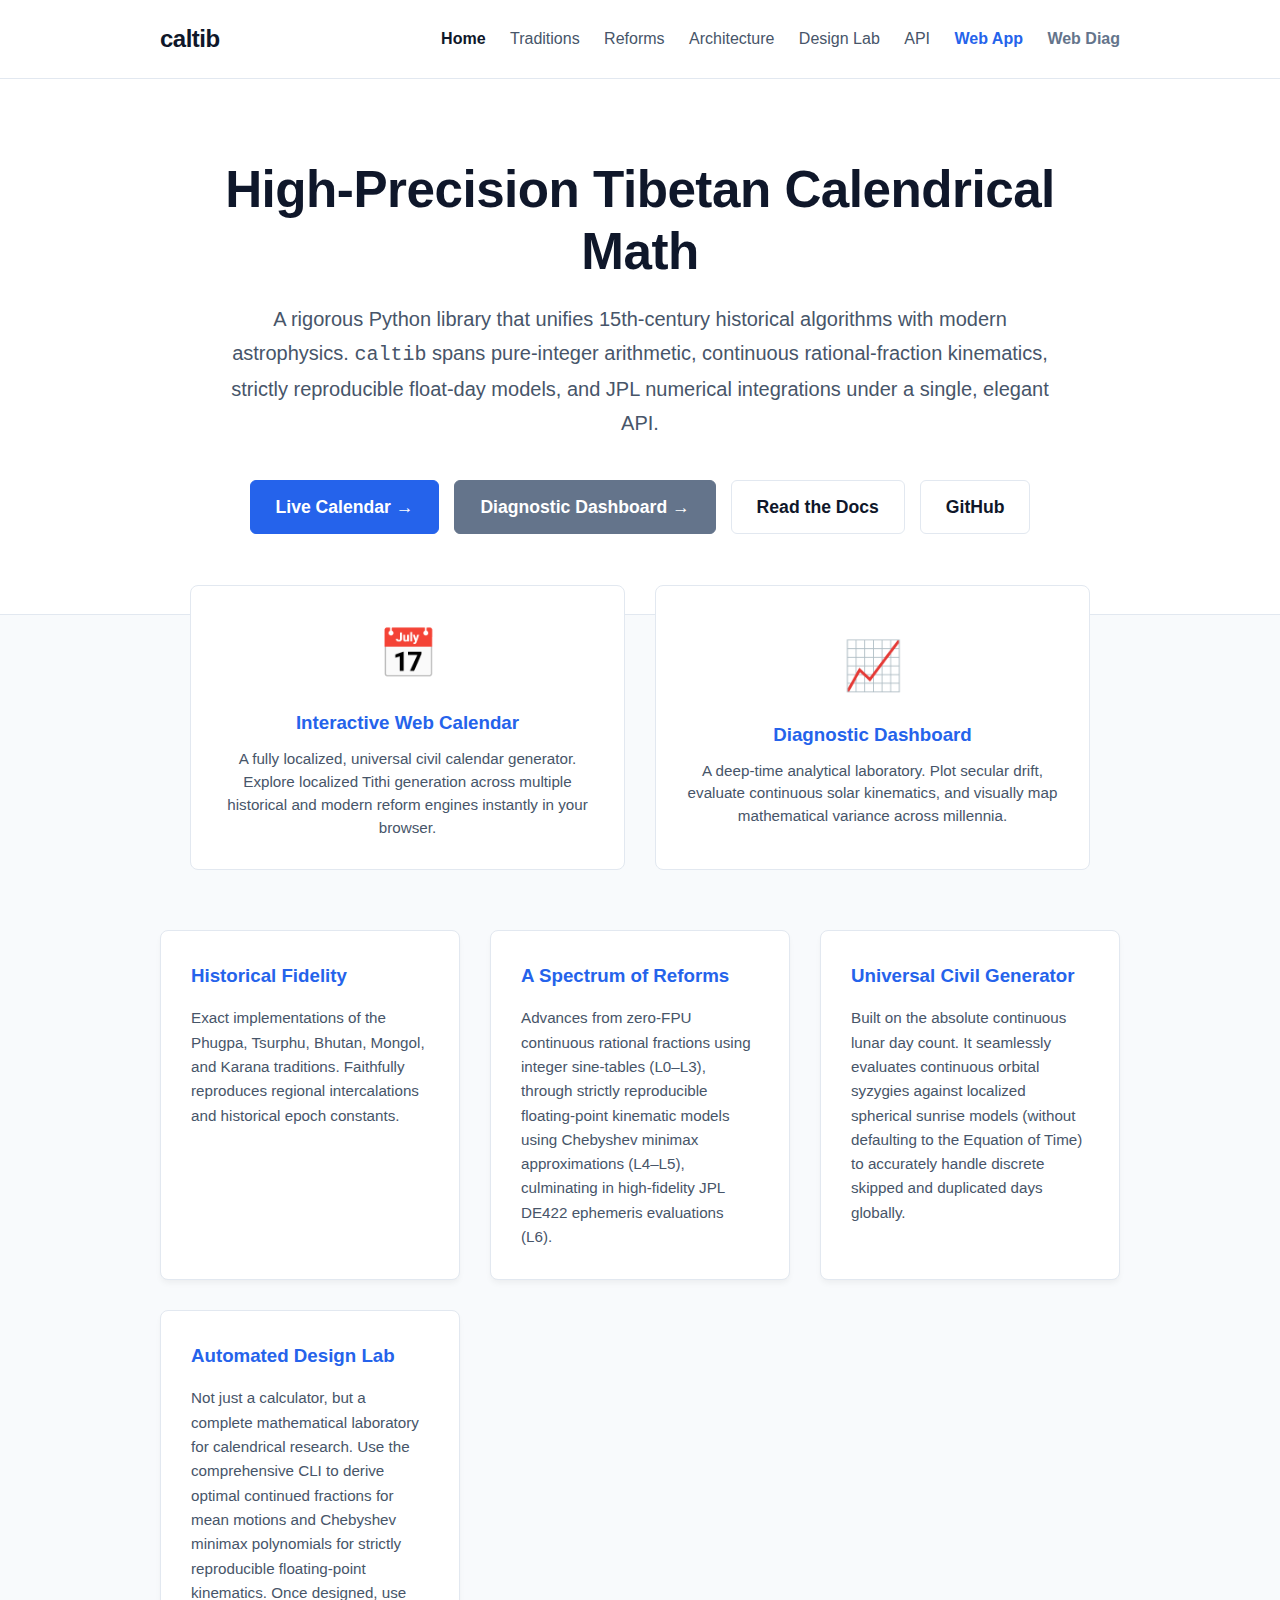
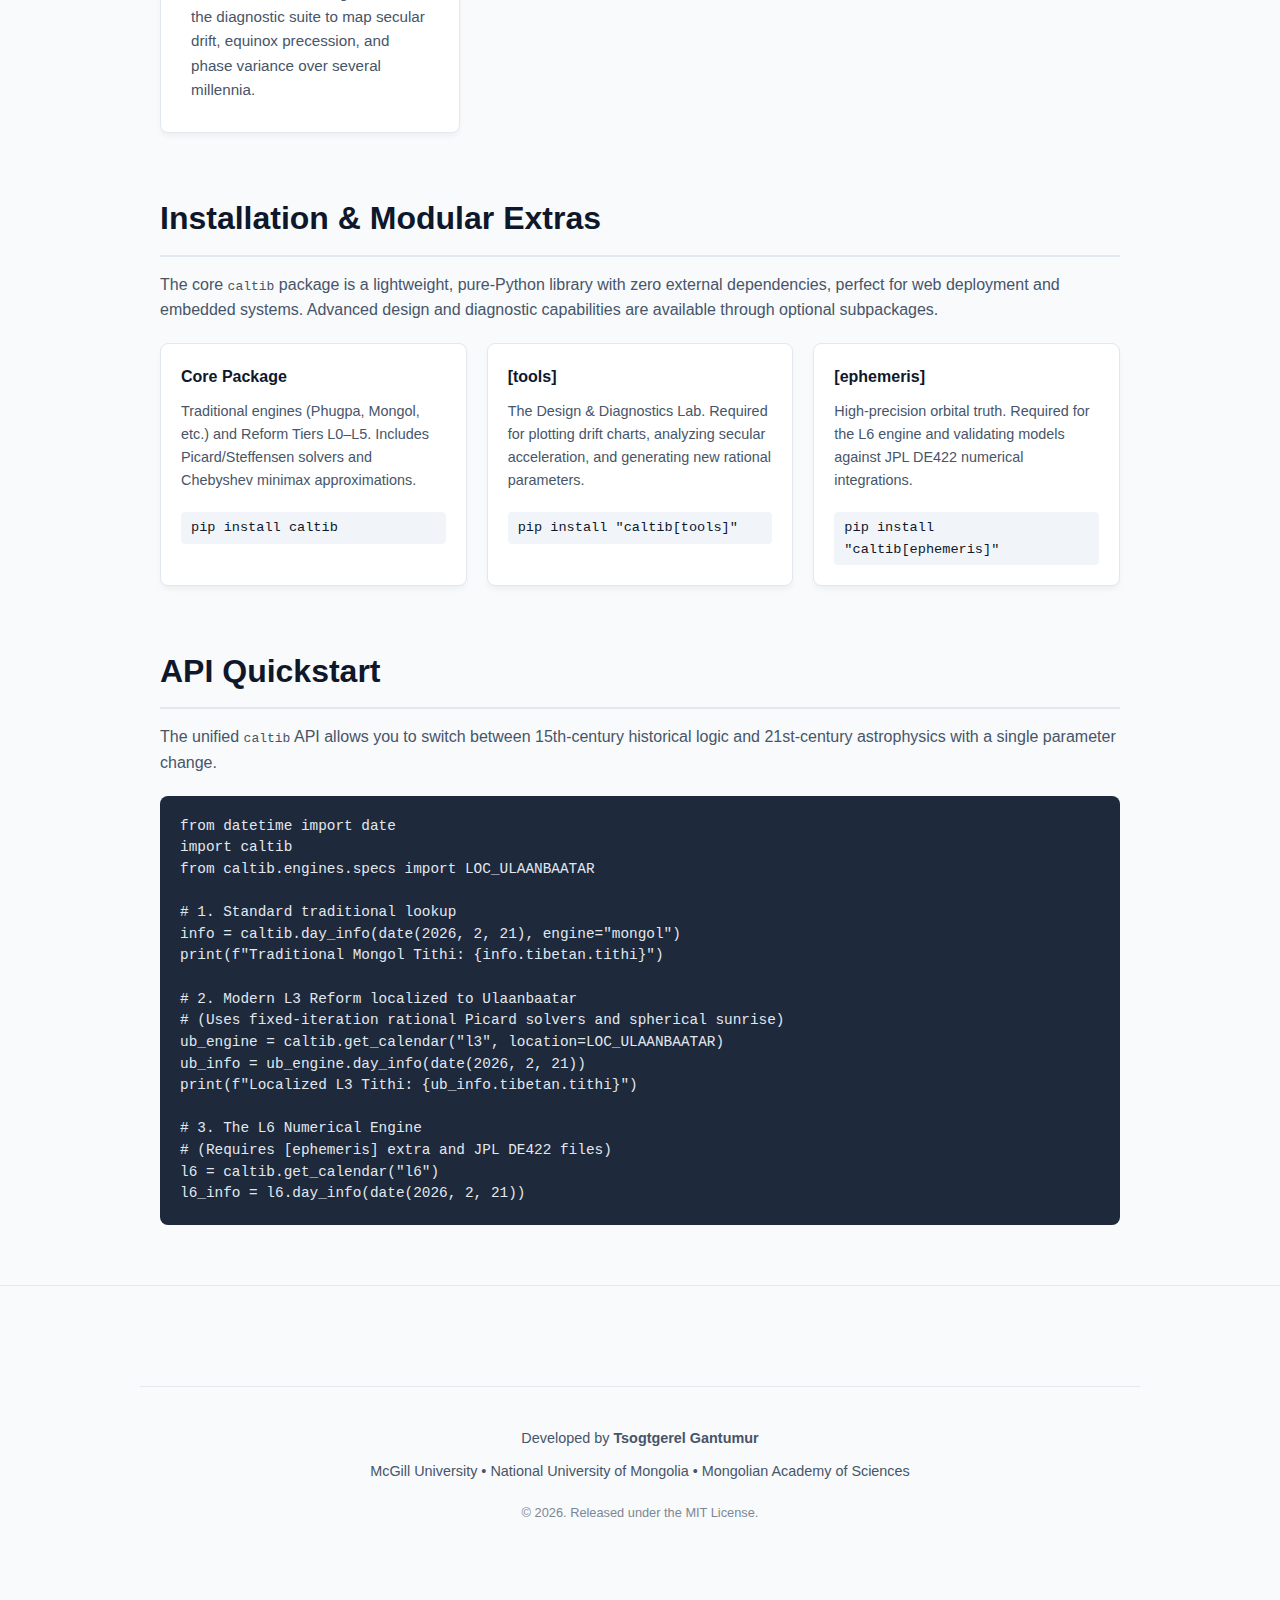
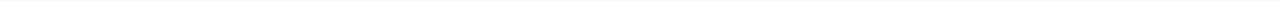
<file: docs/index.html>
<!DOCTYPE html>
<html lang="en">
<head>
    <meta charset="UTF-8">
    <meta name="viewport" content="width=device-width, initial-scale=1.0">
    <title>caltib - High-Precision Tibetan Calendar Library</title>
    <link rel="stylesheet" href="style.css">
    <meta name="description" content="A Python package for precise astronomical computation, historical evaluation, and mathematical reform of the Tibetan lunisolar calendar.">
</head>
<body>
    <header>
        <div class="container nav-bar">
            <div class="logo">caltib</div>
            <nav>
                <a href="index.html" style="font-weight: bold; color: var(--text-main);">Home</a>
                <a href="traditions.html">Traditions</a>
                <a href="reforms.html">Reforms</a>
                <a href="library.html">Architecture</a>
                <a href="tools.html">Design Lab</a>
                <a href="api.html">API</a>
                <a href="app.html" style="color: var(--primary-color); font-weight: bold;">Web App</a>
                <a href="diag.html" style="color: #64748b; font-weight: bold;">Web Diag</a>
            </nav>
        </div>
    </header>

    <main>
        <section class="hero" style="text-align: center; padding: 80px 20px; background-color: white; border-bottom: 1px solid var(--border-color);">
            <div class="container">
                <h1 style="font-size: 3.2rem; margin-bottom: 20px; color: var(--text-main); letter-spacing: -0.5px;">High-Precision Tibetan Calendrical Math</h1>
                <p class="subtitle" style="font-size: 1.25rem; max-width: 850px; margin: 0 auto 40px auto; color: var(--text-muted); line-height: 1.7;">
                    A rigorous Python library that unifies 15th-century historical algorithms with modern astrophysics. <code>caltib</code> spans pure-integer arithmetic, continuous rational-fraction kinematics, strictly reproducible float-day models, and JPL numerical integrations under a single, elegant API.
                </p>
                <div class="cta-group" style="display: flex; justify-content: center; gap: 15px; align-items: center; flex-wrap: wrap;">
                    <a href="app.html" class="btn btn-primary" style="font-size: 1.1rem; padding: 12px 25px;">Live Calendar &rarr;</a>
                    <a href="diag.html" class="btn btn-gray" style="font-size: 1.1rem; padding: 12px 25px;">Diagnostic Dashboard &rarr;</a>
                    <a href="api.html" class="btn btn-outline" style="font-size: 1.1rem; padding: 12px 25px;">Read the Docs</a>
                    <a href="https://github.com/gantemur/caltib" class="btn btn-outline" style="font-size: 1.1rem; padding: 12px 25px;">GitHub</a>
                </div>
            </div>
        </section>

        <section class="container" style="margin-top: -30px; position: relative; z-index: 10;">
            <div class="app-showcase">
                <a href="app.html" class="app-card">
                    <span class="app-icon">📅</span>
                    <h3>Interactive Web Calendar</h3>
                    <p>A fully localized, universal civil calendar generator. Explore localized Tithi generation across multiple historical and modern reform engines instantly in your browser.</p>
                </a>
                
                <a href="diag.html" class="app-card">
                    <span class="app-icon">📈</span>
                    <h3>Diagnostic Dashboard</h3>
                    <p>A deep-time analytical laboratory. Plot secular drift, evaluate continuous solar kinematics, and visually map mathematical variance across millennia.</p>
                </a>
            </div>
        </section>

        <section class="features container">
            <div class="feature-card">
                <h3>Historical Fidelity</h3>
                <p>Exact implementations of the Phugpa, Tsurphu, Bhutan, Mongol, and Karana traditions. Faithfully reproduces regional intercalations and historical epoch constants.</p>
            </div>
            <div class="feature-card">
                <h3>A Spectrum of Reforms</h3>
                <p>Advances from zero-FPU continuous rational fractions using integer sine-tables (L0–L3), through strictly reproducible floating-point kinematic models using Chebyshev minimax approximations (L4–L5), culminating in high-fidelity JPL DE422 ephemeris evaluations (L6).</p>
            </div>
            <div class="feature-card">
                <h3>Universal Civil Generator</h3>
                <p>Built on the absolute continuous lunar day count. It seamlessly evaluates continuous orbital syzygies against localized spherical sunrise models (without defaulting to the Equation of Time) to accurately handle discrete skipped and duplicated days globally.</p>
            </div>
            <div class="feature-card">
                <h3>Automated Design Lab</h3>
                <p>Not just a calculator, but a complete mathematical laboratory for calendrical research. Use the comprehensive CLI to derive optimal continued fractions for mean motions and Chebyshev minimax polynomials for strictly reproducible floating-point kinematics. Once designed, use the diagnostic suite to map secular drift, equinox precession, and phase variance over several millennia.</p>
            </div>
        </section>

        <section id="installation" class="content-section container">
            <h2>Installation & Modular Extras</h2>
            <p>The core <code>caltib</code> package is a lightweight, pure-Python library with zero external dependencies, perfect for web deployment and embedded systems. Advanced design and diagnostic capabilities are available through optional subpackages.</p>
            
            <div class="grid" style="display: grid; grid-template-columns: repeat(auto-fit, minmax(280px, 1fr)); gap: 20px; margin-top: 20px;">
                <div class="feature-card" style="padding: 20px;">
                    <h4 style="color: var(--text-main); margin-bottom: 10px;">Core Package</h4>
                    <p style="font-size: 0.9rem;">Traditional engines (Phugpa, Mongol, etc.) and Reform Tiers L0–L5. Includes Picard/Steffensen solvers and Chebyshev minimax approximations.</p>
                    <code style="display: block; background: #f1f5f9; padding: 5px 10px; border-radius: 4px; margin-top: 10px; font-size: 0.85rem;">pip install caltib</code>
                </div>
                <div class="feature-card" style="padding: 20px;">
                    <h4 style="color: var(--text-main); margin-bottom: 10px;">[tools]</h4>
                    <p style="font-size: 0.9rem;">The Design & Diagnostics Lab. Required for plotting drift charts, analyzing secular acceleration, and generating new rational parameters.</p>
                    <code style="display: block; background: #f1f5f9; padding: 5px 10px; border-radius: 4px; margin-top: 10px; font-size: 0.85rem;">pip install "caltib[tools]"</code>
                </div>
                <div class="feature-card" style="padding: 20px;">
                    <h4 style="color: var(--text-main); margin-bottom: 10px;">[ephemeris]</h4>
                    <p style="font-size: 0.9rem;">High-precision orbital truth. Required for the L6 engine and validating models against JPL DE422 numerical integrations.</p>
                    <code style="display: block; background: #f1f5f9; padding: 5px 10px; border-radius: 4px; margin-top: 10px; font-size: 0.85rem;">pip install "caltib[ephemeris]"</code>
                </div>
            </div>
        </section>

        <section id="quickstart" class="content-section container">
            <h2>API Quickstart</h2>
            <p>The unified <code>caltib</code> API allows you to switch between 15th-century historical logic and 21st-century astrophysics with a single parameter change.</p>
            
            <div class="code-block" style="margin-top: 20px;">
                <pre><code>from datetime import date
import caltib
from caltib.engines.specs import LOC_ULAANBAATAR

# 1. Standard traditional lookup
info = caltib.day_info(date(2026, 2, 21), engine="mongol")
print(f"Traditional Mongol Tithi: {info.tibetan.tithi}")

# 2. Modern L3 Reform localized to Ulaanbaatar
# (Uses fixed-iteration rational Picard solvers and spherical sunrise)
ub_engine = caltib.get_calendar("l3", location=LOC_ULAANBAATAR)
ub_info = ub_engine.day_info(date(2026, 2, 21))
print(f"Localized L3 Tithi: {ub_info.tibetan.tithi}")

# 3. The L6 Numerical Engine
# (Requires [ephemeris] extra and JPL DE422 files)
l6 = caltib.get_calendar("l6")
l6_info = l6.day_info(date(2026, 2, 21))</code></pre>
            </div>
        </section>

    </main>

    <footer>
        <div class="container" style="text-align: center; color: var(--text-muted); padding: 40px 0; border-top: 1px solid var(--border-color); margin-top: 60px;">
            <p style="margin-bottom: 10px;">Developed by <strong>Tsogtgerel Gantumur</strong></p>
            <p style="font-size: 0.9rem;">McGill University • National University of Mongolia • Mongolian Academy of Sciences</p>
            <p style="font-size: 0.8rem; margin-top: 20px; opacity: 0.7;">&copy; 2026. Released under the MIT License.</p>
        </div>
    </footer>
</body>
</html>
</file>
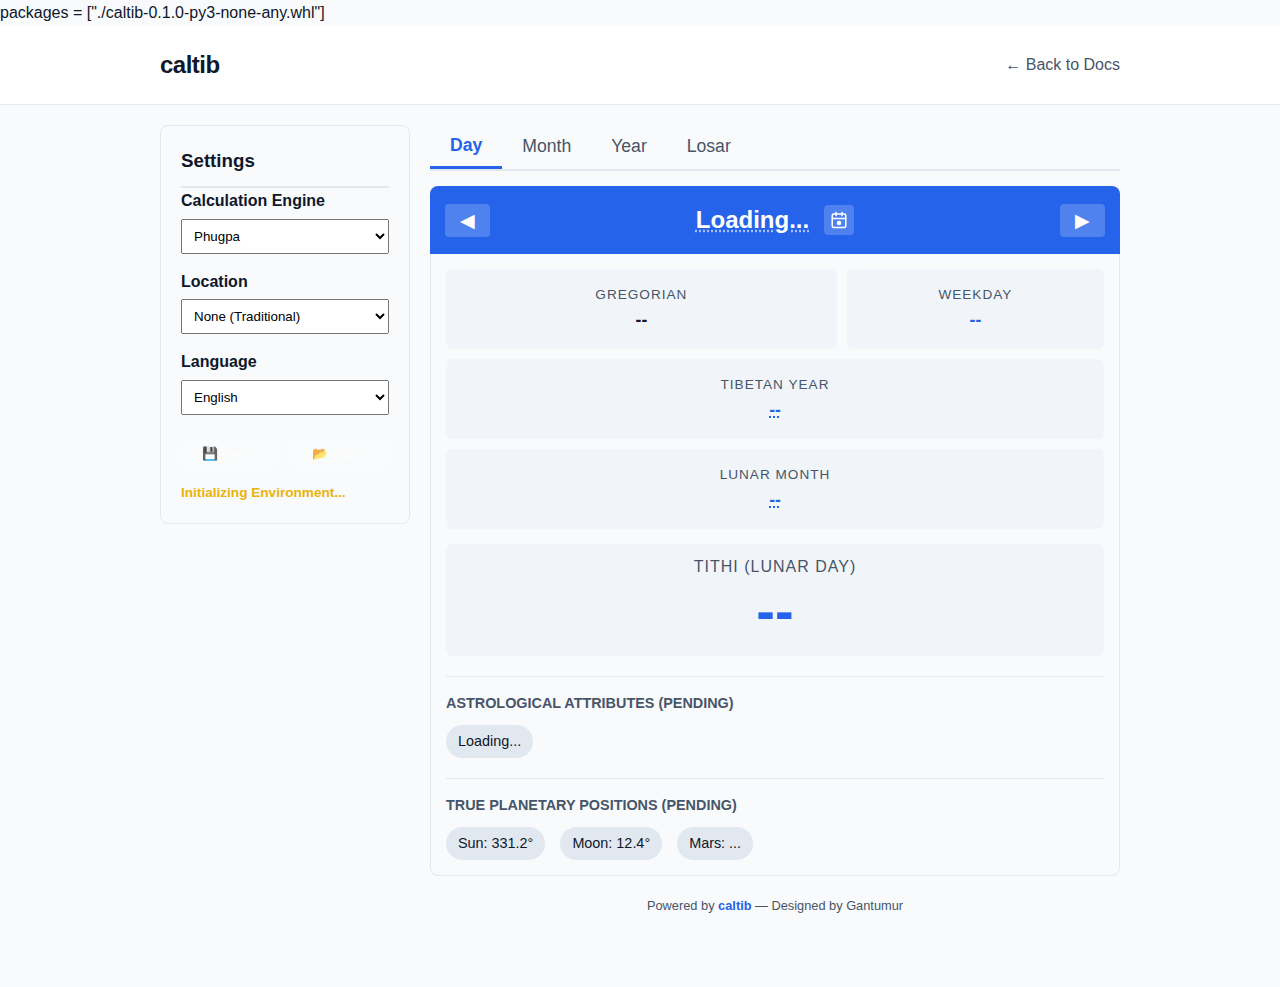
<file: docs/app.html>
<!DOCTYPE html>
<html lang="en">
<head>
    <meta charset="UTF-8">
    <meta name="viewport" content="width=device-width, initial-scale=1.0, maximum-scale=1.0, user-scalable=no, viewport-fit=cover">
    <title>caltib - Interactive Calendar</title>
    <link rel="stylesheet" href="style.css">
    <link rel="stylesheet" href="app.css">
    
    <link rel="stylesheet" href="https://pyscript.net/releases/2023.11.1/core.css" />
    <script type="module" src="https://pyscript.net/releases/2023.11.1/core.js"></script>

    <py-config>
        packages = ["./caltib-0.1.0-py3-none-any.whl"]
    </py-config>

</head>
<body>
    <header>
        <div class="container nav-bar">
            <div class="logo">caltib</div>
            <nav><a href="index.html">&larr; Back to Docs</a></nav>
        </div>
    </header>

    <main class="container app-container" style="padding-bottom: 60px;">
        
        <aside class="controls-panel">
            <h3 style="margin-top: 0; border-bottom: 2px solid var(--border-color); padding-bottom: 10px;">Settings</h3>
            
            <div style="margin-bottom: 15px;">
                <label for="engine-select"><strong>Calculation Engine</strong></label><br>
                <select id="engine-select" style="width: 100%; padding: 8px; margin-top: 5px;">
                    <optgroup label="Traditional">
                        <option value="phugpa">Phugpa</option>
                        <option value="tsurphu">Tsurphu</option>
                        <option value="mongol">Mongol</option>
                        <option value="bhutan">Bhutan</option>
                        <option value="karana">Karana</option>
                    </optgroup>
                    <optgroup label="Reformed">
                        <option value="l0">L0 (Pure Arithmetic)</option>
                        <option value="l1">L1 (Modern Trad)</option>
                        <option value="l2">L2 (Evection/Var)</option>
                        <option value="l3">L3 (Spherical Dawn)</option>
                        <option value="l4">L4 (Float-Day)</option>
                    </optgroup>
                </select>
            </div>

            <div style="margin-bottom: 15px;">
                <label for="loc-select"><strong>Location</strong></label><br>
                <select id="loc-select" style="width: 100%; padding: 8px; margin-top: 5px;">
                    <option value="none">None (Traditional)</option>
                    <option value="lhasa">Lhasa</option>
                    <option value="ulaanbaatar">Ulaanbaatar</option>
                    <option value="thimphu">Thimphu</option>
                    <option value="hohhot">Hohhot</option>
                    <option value="ulan_ude">Ulan-Ude</option>
                    <option value="elista">Elista</option>
                    <option value="beijing">Beijing</option>
                    <option value="montreal">Montreal</option>
                </select>
            </div>

            <div style="margin-bottom: 15px;">
                <label for="lang-select"><strong>Language</strong></label><br>
                <select id="lang-select" style="width: 100%; padding: 8px; margin-top: 5px;">
                    <option value="en">English</option>
                    <option value="bo">Tibetan (བོད་ཡིག)</option>
                    <option value="dz">Dzongkha (རྫོང་ཁ)</option>
                    <option value="hi">Hindi (हिन्दी)</option>
                    <option value="mn">Mongolian (Монгол)</option>
                    <option value="ru">Russian (Русский)</option>
                    <option value="zh">Chinese (简体中文)</option>
                    <option value="ja">Japanese (日本語)</option>
                    <option value="ko">Korean (한국어)</option>
                    <option value="tr">Turkish (Türkçe)</option>
                    <option value="de">German (Deutsch)</option>
                    <option value="fr">French (Français)</option>
                    <option value="nl">Dutch (Nederlands)</option>
                    <option value="es">Spanish (Español)</option>
                    <option value="ar">Arabic (العربية)</option>
                </select>
            </div>


            <div style="margin-top: 25px; display: flex; gap: 10px;">
                <button class="nav-btn" py-click="export_config" style="flex: 1; font-size: 0.8rem; padding: 6px; border-radius: 4px;">💾 Export</button>
                <button class="nav-btn" onclick="document.getElementById('config-upload').click()" style="flex: 1; font-size: 0.8rem; padding: 6px; border-radius: 4px;">📂 Import</button>
                <input type="file" id="config-upload" style="display: none;" accept=".json" py-change="import_config">
            </div>
            
            <div id="sys-status" style="margin-top: 15px; font-size: 0.85rem; color: #eab308; font-weight: bold;">Initializing Environment...</div>
        </aside>

        <section class="view-panel">
            <div class="tabs">
                <button id="btn-tab-day" class="tab-btn active" onclick="switchTab('tab-day')">Day</button>
                <button id="btn-tab-month" class="tab-btn" onclick="switchTab('tab-month')">Month</button>
                <button id="btn-tab-year" class="tab-btn" onclick="switchTab('tab-year')">Year</button>
                <button id="btn-tab-losar" class="tab-btn" onclick="switchTab('tab-losar')">Losar</button>
            </div>

            <div id="tab-day" class="tab-content active">
                <div class="view-header">
                    <button class="nav-btn" py-click="nav_day_prev">&#9664;</button>
                    <div style="display: flex; align-items: center; gap: 15px;">
                        <h2 class="view-title clickable-link" id="day-title" py-click="go_to_month_view">Loading...</h2>
                        <button class="nav-btn" py-click="go_today" title="Go to Today" style="display: flex; align-items: center; justify-content: center; padding: 6px;">
                            <svg xmlns="http://www.w3.org/2000/svg" width="18" height="18" viewBox="0 0 24 24" fill="none" stroke="currentColor" stroke-width="2" stroke-linecap="round" stroke-linejoin="round">
                                <rect x="3" y="4" width="18" height="18" rx="2" ry="2"></rect>
                                <line x1="16" y1="2" x2="16" y2="6"></line>
                                <line x1="8" y1="2" x2="8" y2="6"></line>
                                <line x1="3" y1="10" x2="21" y2="10"></line>
                                <circle cx="12" cy="16" r="2" fill="currentColor"></circle>
                            </svg>
                        </button>
                    </div>
                    <button class="nav-btn" py-click="nav_day_next">&#9654;</button>
                </div>

                <div style="padding: 15px; border: 1px solid var(--border-color); border-top: none; border-radius: 0 0 8px 8px;">
                    
                    <div class="day-card-body" style="padding: 0; display: grid; grid-template-columns: repeat(5, 1fr); gap: 10px; text-align: center;">
        
                        <div class="day-stat-box" style="grid-column: span 3;">
                            <div class="day-stat-lbl" id="lbl-greg-date">Gregorian</div>
                            <div class="day-stat-val" style="color: var(--text-main); font-size: 1.1rem;" id="day-val-greg">--</div>
                        </div>
                        <div class="day-stat-box" style="grid-column: span 2;">
                            <div class="day-stat-lbl" id="lbl-weekday">Weekday</div>
                            <div class="day-stat-val" style="color: var(--primary-color); font-size: 1.1rem;" id="day-val-weekday">--</div>
                        </div>
                    
                        <div class="day-stat-box" style="grid-column: span 5;">
                            <div class="day-stat-lbl" id="lbl-tib-year">Tibetan Year</div>
                            <div class="day-stat-val clickable-link" style="color: var(--primary-color); font-size: 1.1rem;" py-click="go_to_tib_year" id="day-val-year">--</div>
                        </div>

                        <div class="day-stat-box" style="grid-column: span 5;">
                            <div class="day-stat-lbl">Lunar Month</div>
                            <div class="day-stat-val clickable-link" style="color: var(--primary-color); font-size: 1.1rem;" py-click="go_to_tib_month" id="day-val-month">--</div>
                        </div>
                        
                        <div class="day-stat-box" style="grid-column: span 5; margin-top: 5px; padding: 10px 0;">
                            <div class="day-stat-lbl" id="lbl-tithi-title" style="font-size: 1rem; color: var(--text-muted);">Tithi (Lunar Day)</div>
                            <div class="day-stat-val" id="day-val-tithi" style="font-size: 3.5rem; color: var(--primary-color); line-height: 1.1;">--</div>
                            <div id="day-val-tithi-meta" style="color: #ef4444; font-weight: bold; font-size: 0.9rem; margin-top: 5px;"></div>
                        </div>
                        
                        <div class="ext-section" style="grid-column: span 5; text-align: left;">
                            <div class="ext-title" id="lbl-ext-attr">Astrological Attributes (Pending)</div>
                            <div class="ext-grid" id="day-attr-grid">
                                <span class="ext-badge">Loading...</span>
                            </div>
                        </div>
                    
                        <div class="ext-section" style="grid-column: span 5; text-align: left;">
                            <div class="ext-title" id="lbl-ext-planets">True Planetary Positions (Pending)</div>
                            <div class="ext-grid" id="planets-grid">
                                <span class="ext-badge">Sun: 331.2°</span>
                                <span class="ext-badge">Moon: 12.4°</span>
                                <span class="ext-badge">Mars: ...</span>
                            </div>
                        </div>
                    </div>                
                </div>
            </div>

            <div id="tab-month" class="tab-content">
                <div class="view-header">
                    <button class="nav-btn" py-click="nav_month_prev">&#9664;</button>
                    <div style="display: flex; align-items: center; gap: 15px;">
                        <h2 class="view-title clickable-link" id="month-title" py-click="go_to_year_view">Loading...</h2>
                        <button class="nav-btn" py-click="go_today" title="Go to Today" style="display: flex; align-items: center; justify-content: center; padding: 6px;">
                            <svg xmlns="http://www.w3.org/2000/svg" width="18" height="18" viewBox="0 0 24 24" fill="none" stroke="currentColor" stroke-width="2" stroke-linecap="round" stroke-linejoin="round"><rect x="3" y="4" width="18" height="18" rx="2" ry="2"></rect><line x1="16" y1="2" x2="16" y2="6"></line><line x1="8" y1="2" x2="8" y2="6"></line><line x1="3" y1="10" x2="21" y2="10"></line><circle cx="12" cy="16" r="2" fill="currentColor"></circle></svg>
                        </button>
                    </div>
                    <button class="nav-btn" py-click="nav_month_next">&#9654;</button>
                </div>
                
                <div style="padding: 15px; border: 1px solid var(--border-color); border-top: none; border-radius: 0 0 8px 8px;">
                    <div class="toggle-group">
                        <button class="toggle-btn active" id="tog-m-greg" onclick="window.toggle_month_mode('gregorian')">Gregorian Grid</button>
                        <button class="toggle-btn" id="tog-m-tib" onclick="window.toggle_month_mode('tibetan')">Tibetan Grid</button>
                    </div>
                    
                    <div class="grid-attributes" id="month-attributes" style="display: none;"></div>
                    
                    <div id="month-grid-container"></div>
                </div>
            </div>

            <div id="tab-year" class="tab-content">
                <div class="view-header">
                    <button class="nav-btn" py-click="nav_year_prev">&#9664;</button>
                    <div style="display: flex; align-items: center; gap: 15px;">
                        <div style="font-size: 1.5rem; font-weight: bold; color: white; display: flex; align-items: center; gap: 10px;">
                            <span id="label-year-spinner">Year:</span>
                            <input type="number" id="year-spinner" style="width: 80px; text-align: center; border-radius: 4px; border: none; padding: 5px;" py-change="sync_year_spinner">
                        </div>
                        <button class="nav-btn" py-click="go_today" title="Go to Today" style="display: flex; align-items: center; justify-content: center; padding: 6px;">
                            <svg xmlns="http://www.w3.org/2000/svg" width="18" height="18" viewBox="0 0 24 24" fill="none" stroke="currentColor" stroke-width="2" stroke-linecap="round" stroke-linejoin="round"><rect x="3" y="4" width="18" height="18" rx="2" ry="2"></rect><line x1="16" y1="2" x2="16" y2="6"></line><line x1="8" y1="2" x2="8" y2="6"></line><line x1="3" y1="10" x2="21" y2="10"></line><circle cx="12" cy="16" r="2" fill="currentColor"></circle></svg>
                        </button>
                    </div>
                    <button class="nav-btn" py-click="nav_year_next">&#9654;</button>
                </div>

                <div style="padding: 15px; border: 1px solid var(--border-color); border-top: none; border-radius: 0 0 8px 8px;">
                    <div class="toggle-group">
                        <button class="toggle-btn active" id="tog-y-greg" onclick="window.toggle_year_mode('gregorian')">Gregorian Year</button>
                        <button class="toggle-btn" id="tog-y-tib" onclick="window.toggle_year_mode('tibetan')">Tibetan Year</button>
                    </div>
                    
                    <div class="grid-attributes" id="year-attributes" style="display: none;"></div>

                    <div class="year-grid" id="year-grid-container"></div>
                </div>
            </div>

            <div id="tab-losar" class="tab-content">
                <div class="view-header">
                    <h2 class="view-title" id="losar-title">Losar / Tsagaan Sar Finder</h2>
                </div>
                <div style="padding: 20px; border: 1px solid var(--border-color); border-top: none; border-radius: 0 0 8px 8px;">
                    <div style="display: flex; gap: 10px; align-items: center; margin-bottom: 20px;">
                        <label>From </label>
                        <input type="number" id="losar-start" style="padding: 5px; width: 80px;" py-change="generate_losar_list">
                        <label>To </label>
                        <input type="number" id="losar-end" style="padding: 5px; width: 80px;" py-change="generate_losar_list">
                    </div>
                    <div id="losar-output"></div>
                </div>
            </div>
            
            <div style="text-align: center; padding: 20px 0 10px 0; margin-top: auto; font-size: 0.8rem; color: var(--text-muted);">
                Powered by <strong><a href="https://gantemur.github.io/caltib/" target="_blank" style="color: var(--primary-color); text-decoration: none; font-weight: bold;">caltib</a></strong> &mdash; Designed by Gantumur
            </div>

        </section> 
    </main>

    <script>
        function switchTab(tabId) {
            document.querySelectorAll('.tab-content').forEach(el => el.classList.remove('active'));
            document.querySelectorAll('.tab-btn').forEach(el => el.classList.remove('active'));
            document.getElementById(tabId).classList.add('active');
            event.target.classList.add('active');
        }
    </script>

    <script type="py" src="./app_logic.py"></script>

</body>
</html>
</file>
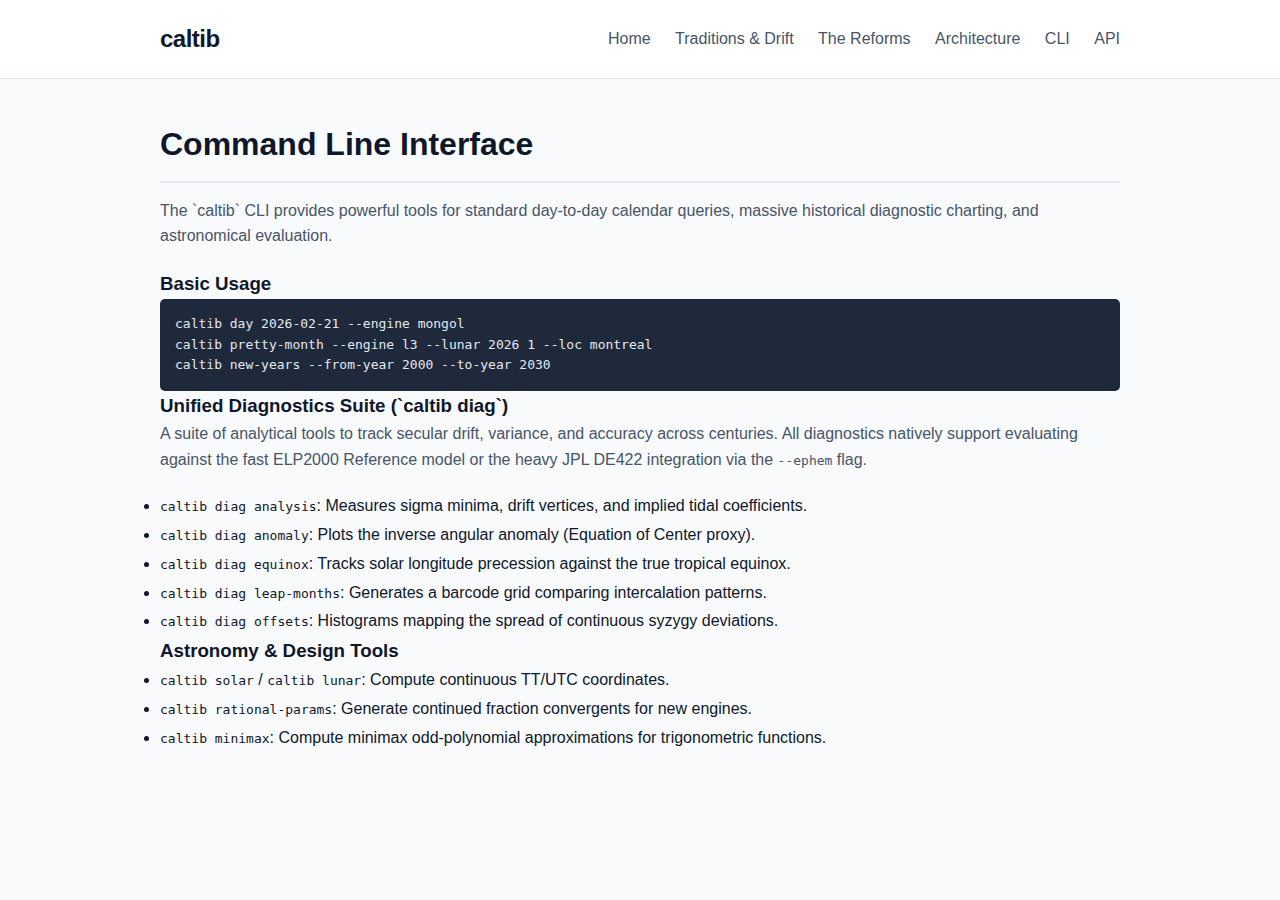
<file: docs/cli.html>
<!DOCTYPE html>
<html lang="en">
<head>
    <meta charset="UTF-8">
    <meta name="viewport" content="width=device-width, initial-scale=1.0">
    <title>CLI Reference - caltib</title>
    <link rel="stylesheet" href="style.css">
</head>
<body>
    <header>
        <div class="container nav-bar">
            <div class="logo">caltib</div>
            <nav>
                <a href="index.html">Home</a>
                <a href="traditions.html">Traditions & Drift</a>
                <a href="reforms.html">The Reforms</a>
                <a href="library.html">Architecture</a>
                <a href="cli.html">CLI</a>
                <a href="api.html">API</a>
            </nav>
        </div>
    </header>

    <main class="container content-section" style="margin-top: 40px;">
        <h2>Command Line Interface</h2>
        <p>The `caltib` CLI provides powerful tools for standard day-to-day calendar queries, massive historical diagnostic charting, and astronomical evaluation.</p>

        <h3>Basic Usage</h3>
        <pre style="background: #1e293b; color: #e2e8f0; padding: 15px; border-radius: 5px;"><code>caltib day 2026-02-21 --engine mongol
caltib pretty-month --engine l3 --lunar 2026 1 --loc montreal
caltib new-years --from-year 2000 --to-year 2030</code></pre>

        <h3>Unified Diagnostics Suite (`caltib diag`)</h3>
        <p>A suite of analytical tools to track secular drift, variance, and accuracy across centuries. All diagnostics natively support evaluating against the fast ELP2000 Reference model or the heavy JPL DE422 integration via the <code>--ephem</code> flag.</p>
        <ul style="line-height: 1.8;">
            <li><code>caltib diag analysis</code>: Measures sigma minima, drift vertices, and implied tidal coefficients.</li>
            <li><code>caltib diag anomaly</code>: Plots the inverse angular anomaly (Equation of Center proxy).</li>
            <li><code>caltib diag equinox</code>: Tracks solar longitude precession against the true tropical equinox.</li>
            <li><code>caltib diag leap-months</code>: Generates a barcode grid comparing intercalation patterns.</li>
            <li><code>caltib diag offsets</code>: Histograms mapping the spread of continuous syzygy deviations.</li>
        </ul>

        <h3>Astronomy & Design Tools</h3>
        <ul style="line-height: 1.8;">
            <li><code>caltib solar</code> / <code>caltib lunar</code>: Compute continuous TT/UTC coordinates.</li>
            <li><code>caltib rational-params</code>: Generate continued fraction convergents for new engines.</li>
            <li><code>caltib minimax</code>: Compute minimax odd-polynomial approximations for trigonometric functions.</li>
        </ul>
    </main>
</body>
</html>
</file>
<file: docs/style.css>
:root {
    --bg-color: #f8fafc;
    --text-main: #0f172a;
    --text-muted: #475569;
    --primary-color: #2563eb;
    --primary-hover: #1d4ed8;
    --code-bg: #1e293b;
    --code-text: #e2e8f0;
    --border-color: #e2e8f0;
}

* {
    box-sizing: border-box;
    margin: 0;
    padding: 0;
}

body {
    font-family: -apple-system, BlinkMacSystemFont, "Segoe UI", Roboto, Helvetica, Arial, sans-serif;
    background-color: var(--bg-color);
    color: var(--text-main);
    line-height: 1.6;
}

.container {
    max-width: 1000px;
    margin: 0 auto;
    padding: 0 20px;
}

/* Navigation */
header {
    background: white;
    border-bottom: 1px solid var(--border-color);
    padding: 20px 0;
}

.nav-bar {
    display: flex;
    justify-content: space-between;
    align-items: center;
}

.logo {
    font-size: 1.5rem;
    font-weight: 700;
    letter-spacing: -0.5px;
}

nav a {
    color: var(--text-muted);
    text-decoration: none;
    margin-left: 20px;
    font-weight: 500;
    transition: color 0.2s;
}

nav a:hover {
    color: var(--primary-color);
}

/* Hero Section */
.hero {
    text-align: center;
    padding: 80px 0 60px;
}

.hero h1 {
    font-size: 3rem;
    font-weight: 800;
    line-height: 1.2;
    margin-bottom: 20px;
    letter-spacing: -1px;
}

.hero .subtitle {
    font-size: 1.25rem;
    color: var(--text-muted);
    max-width: 700px;
    margin: 0 auto 40px;
}

/* Buttons */
.cta-group {
    display: flex;
    justify-content: center;
    gap: 15px;
}

.btn {
    display: inline-block;
    padding: 12px 24px;
    border-radius: 6px;
    font-weight: 600;
    text-decoration: none;
    transition: all 0.2s;
}

.btn-primary {
    background-color: var(--primary-color);
    color: white;
    border: 1px solid var(--primary-color);
}

.btn-primary:hover {
    background-color: var(--primary-hover);
}

.btn-outline {
    background-color: transparent;
    color: var(--text-main);
    border: 1px solid var(--border-color);
}

.btn-outline:hover {
    background-color: white;
    border-color: var(--text-muted);
}

/* Features Grid */
.features {
    display: grid;
    grid-template-columns: repeat(auto-fit, minmax(300px, 1fr));
    gap: 30px;
    margin-bottom: 60px;
}

.feature-card {
    background: white;
    padding: 30px;
    border-radius: 8px;
    border: 1px solid var(--border-color);
    box-shadow: 0 4px 6px -1px rgba(0, 0, 0, 0.05);
}

.feature-card h3 {
    margin-bottom: 15px;
    color: var(--primary-color);
}

.feature-card p {
    color: var(--text-muted);
    font-size: 0.95rem;
}

/* Content Sections */
.content-section {
    margin-bottom: 60px;
}

.content-section h2 {
    font-size: 2rem;
    margin-bottom: 15px;
    border-bottom: 2px solid var(--border-color);
    padding-bottom: 10px;
}

.content-section p {
    margin-bottom: 20px;
    color: var(--text-muted);
}

/* Code Blocks */
.code-block {
    background: var(--code-bg);
    color: var(--code-text);
    padding: 20px;
    border-radius: 8px;
    overflow-x: auto;
    font-family: ui-monospace, SFMono-Regular, Menlo, Monaco, Consolas, monospace;
    font-size: 0.9rem;
    line-height: 1.5;
}

/* Footer */
footer {
    text-align: center;
    padding: 40px 0;
    color: var(--text-muted);
    font-size: 0.9rem;
    border-top: 1px solid var(--border-color);
}

.app-showcase {
    display: grid;
    grid-template-columns: repeat(auto-fit, minmax(320px, 1fr));
    gap: 30px;
    margin: 0px auto 60px auto;
    max-width: 900px;
}
.app-card {
    background: white;
    border: 1px solid var(--border-color);
    border-radius: 8px;
    padding: 30px;
    text-align: center;
    transition: transform 0.2s ease, box-shadow 0.2s ease;
    text-decoration: none;
    color: inherit;
    display: flex;
    flex-direction: column;
    justify-content: center;
}
.app-card:hover {
    transform: translateY(-5px);
    box-shadow: 0 10px 25px rgba(0,0,0,0.08);
    border-color: var(--primary-color);
}
.app-icon {
    font-size: 3rem;
    margin-bottom: 15px;
    display: block;
}
.app-card h3 {
    color: var(--primary-color);
    margin-bottom: 10px;
}
.app-card p {
    color: var(--text-muted);
    font-size: 0.95rem;
    line-height: 1.5;
    margin: 0;
}

.btn-gray {
    background-color: #64748b; /* Lighter slate gray */
    color: white;
    border: 1px solid #64748b; /* Overrides the blue border! */
}
.btn-gray:hover {
    background-color: #475569; /* Slightly darker gray on hover */
    border-color: #475569;
}
</file>
<file: docs/app.css>
/* Layout */
.app-container { display: flex; flex-wrap: wrap; gap: 20px; margin-top: 20px; }
.controls-panel { width: 250px; background: #f8fafc; padding: 20px; border-radius: 8px; border: 1px solid var(--border-color); height: fit-content; }
.view-panel { flex: 1; min-width: 300px; }

/* 1. Global Horizontal Lock */
html, body {
    overflow-x: hidden;
    width: 100%;
    position: relative;
}

/* 2. Mobile-Only Bounce Lock */
/* (hover: none) and (pointer: coarse) perfectly targets touchscreens! */
@media (hover: none) and (pointer: coarse) {
    body {
        /* Stops the pull-to-refresh and rubber-band bounce effects */
        overscroll-behavior-y: none; 
        overscroll-behavior-x: none; 
    }
    
    /* Make sure the main content area can still scroll vertically if it's long */
    .main-content {
        overflow-y: auto;
        -webkit-overflow-scrolling: touch; /* Smooth momentum scrolling on iOS */
        height: 100vh;
    }
}

/* Navigation & Tabs */
.tabs { display: flex; border-bottom: 2px solid var(--border-color); margin-bottom: 15px; }
.tab-btn { padding: 10px 20px; cursor: pointer; border: none; background: none; font-size: 1.1rem; color: var(--text-muted); }
.tab-btn.active { color: var(--primary-color); border-bottom: 3px solid var(--primary-color); font-weight: bold; }
.tab-content { display: none; }
.tab-content.active { display: block; }

/* Header Nav Controls */
.view-header { display: flex; justify-content: space-between; align-items: center; background: var(--primary-color); color: white; padding: 15px; border-radius: 8px 8px 0 0; }
/* Ensure clickable links inside the header remain white */
.view-header .clickable-link {
    color: white;
    text-decoration-color: rgba(255, 255, 255, 0.6);
}
.view-header .clickable-link:hover {
    color: #f1f5f9;
}
.nav-btn { background: rgba(255,255,255,0.2); border: none; color: white; font-size: 1.2rem; cursor: pointer; padding: 5px 15px; border-radius: 4px; transition: 0.2s; }
.nav-btn:hover { background: rgba(255,255,255,0.4); }
.view-title { font-size: 1.5rem; font-weight: bold; margin: 0; color: white; }

/* Interactive Links */
.clickable-link { cursor: pointer; text-decoration: underline; text-decoration-style: dotted; }
.clickable-link:hover { opacity: 0.8; }

/* Toggles */
.toggle-group { display: flex; gap: 10px; margin: 15px 0; }
.toggle-btn { padding: 5px 15px; border: 1px solid var(--primary-color); background: white; color: var(--primary-color); cursor: pointer; border-radius: 20px; }
.toggle-btn.active { background: var(--primary-color); color: white; }

/* Day Card */
.day-card { border: 1px solid var(--border-color); border-radius: 0 0 8px 8px; box-shadow: 0 4px 6px -1px rgba(0, 0, 0, 0.1); }
.day-card-body { padding: 20px; display: grid; grid-template-columns: 1fr 1fr; gap: 20px; }
.day-stat-box { background: #f1f5f9; padding: 15px; border-radius: 6px; text-align: center; }
.day-stat-val { font-size: 1.5rem; font-weight: bold; color: var(--text-main); }
.day-stat-lbl { font-size: 0.85rem; color: var(--text-muted); text-transform: uppercase; letter-spacing: 1px; }

/* Extensions for future engines */
.ext-section { grid-column: 1 / -1; border-top: 1px solid var(--border-color); padding-top: 15px; margin-top: 10px; }
.ext-title { font-size: 0.9rem; color: var(--text-muted); text-transform: uppercase; margin-bottom: 10px; font-weight: bold; }
.ext-grid { display: flex; gap: 15px; flex-wrap: wrap; }
.ext-badge { background: #e2e8f0; padding: 5px 12px; border-radius: 20px; font-size: 0.9rem; }

/* Grid System */
.grid-attributes { background: #fffbeb; border: 1px solid #fde68a; padding: 10px; text-align: center; border-radius: 6px; margin-bottom: 15px; color: #92400e; font-weight: bold; }
.month-grid { display: grid; grid-template-columns: repeat(7, 1fr); gap: 5px; }
.month-header { text-align: center; font-weight: bold; padding: 8px; background: #e2e8f0; border-radius: 4px; font-size: 0.9rem;}
.month-cell { border: 1px solid var(--border-color); border-radius: 4px; padding: 8px; min-height: 80px; display: flex; flex-direction: column; justify-content: space-between; cursor: pointer; transition: 0.1s;}
.month-cell:hover { border-color: var(--primary-color); background: #f8fafc; }
.month-cell.empty { background: transparent; border: 1px dashed transparent; cursor: default; }
.greg-date { font-weight: bold; color: var(--text-main); }
.tib-tithi { text-align: right; color: var(--primary-color); font-size: 1.2rem; font-weight: bold; }

/* Year Grid (Mini Months) */
.year-grid { display: grid; grid-template-columns: repeat(auto-fill, minmax(200px, 1fr)); gap: 15px; }
.mini-month { border: 1px solid var(--border-color); border-radius: 6px; cursor: pointer; overflow: hidden; }
.mini-month-title { background: #f1f5f9; text-align: center; padding: 8px; font-weight: bold; border-bottom: 1px solid var(--border-color); color: var(--text-main); }
.mini-month-body { padding: 10px; text-align: center; color: var(--text-muted); font-size: 0.8rem; display: grid; grid-template-columns: repeat(7, 1fr); gap: 2px;}
.mini-month:hover { border-color: var(--primary-color); box-shadow: 0 2px 4px rgba(0,0,0,0.05); }

/* Generic Table for Losar */
.data-table { width: 100%; border-collapse: collapse; margin-top: 15px; }
.data-table th, .data-table td { padding: 10px; border: 1px solid var(--border-color); text-align: left; }
.data-table th { background: #f1f5f9; }

/* The marker for the real-world today */
.real-today {
    box-shadow: inset 0 0 0 2px #10b981 !important; /* Green inner border */
    position: relative;
}
/* Optional: A little green dot in the corner */
.real-today::after {
    content: ''; position: absolute; top: 4px; left: 4px; width: 8px; height: 8px; 
    background: #10b981; border-radius: 50%;
}

/* Mobile Grid Optimizations */
@media (max-width: 600px) {
    .month-grid {
        gap: 2px; /* Reduce space between cells */
    }
    .month-header {
        font-size: 0.75rem;
        padding: 5px 2px;
    }
    .month-cell {
        padding: 2px !important;
    }
    /* Shrink text slightly more on narrow screens */
    .tib-tithi { font-size: 1.1rem !important; }
    .greg-date { font-size: 0.65rem !important; }
}

.month-grid {
    /* This strictly traps the grid inside the screen width */
    display: grid;
    grid-template-columns: repeat(7, minmax(0, 1fr)) !important; 
    width: 100%;
}
.month-cell {
    min-width: 0; 
    word-wrap: break-word; /* Let long text wrap instead of pushing boundaries */
}
</file>
